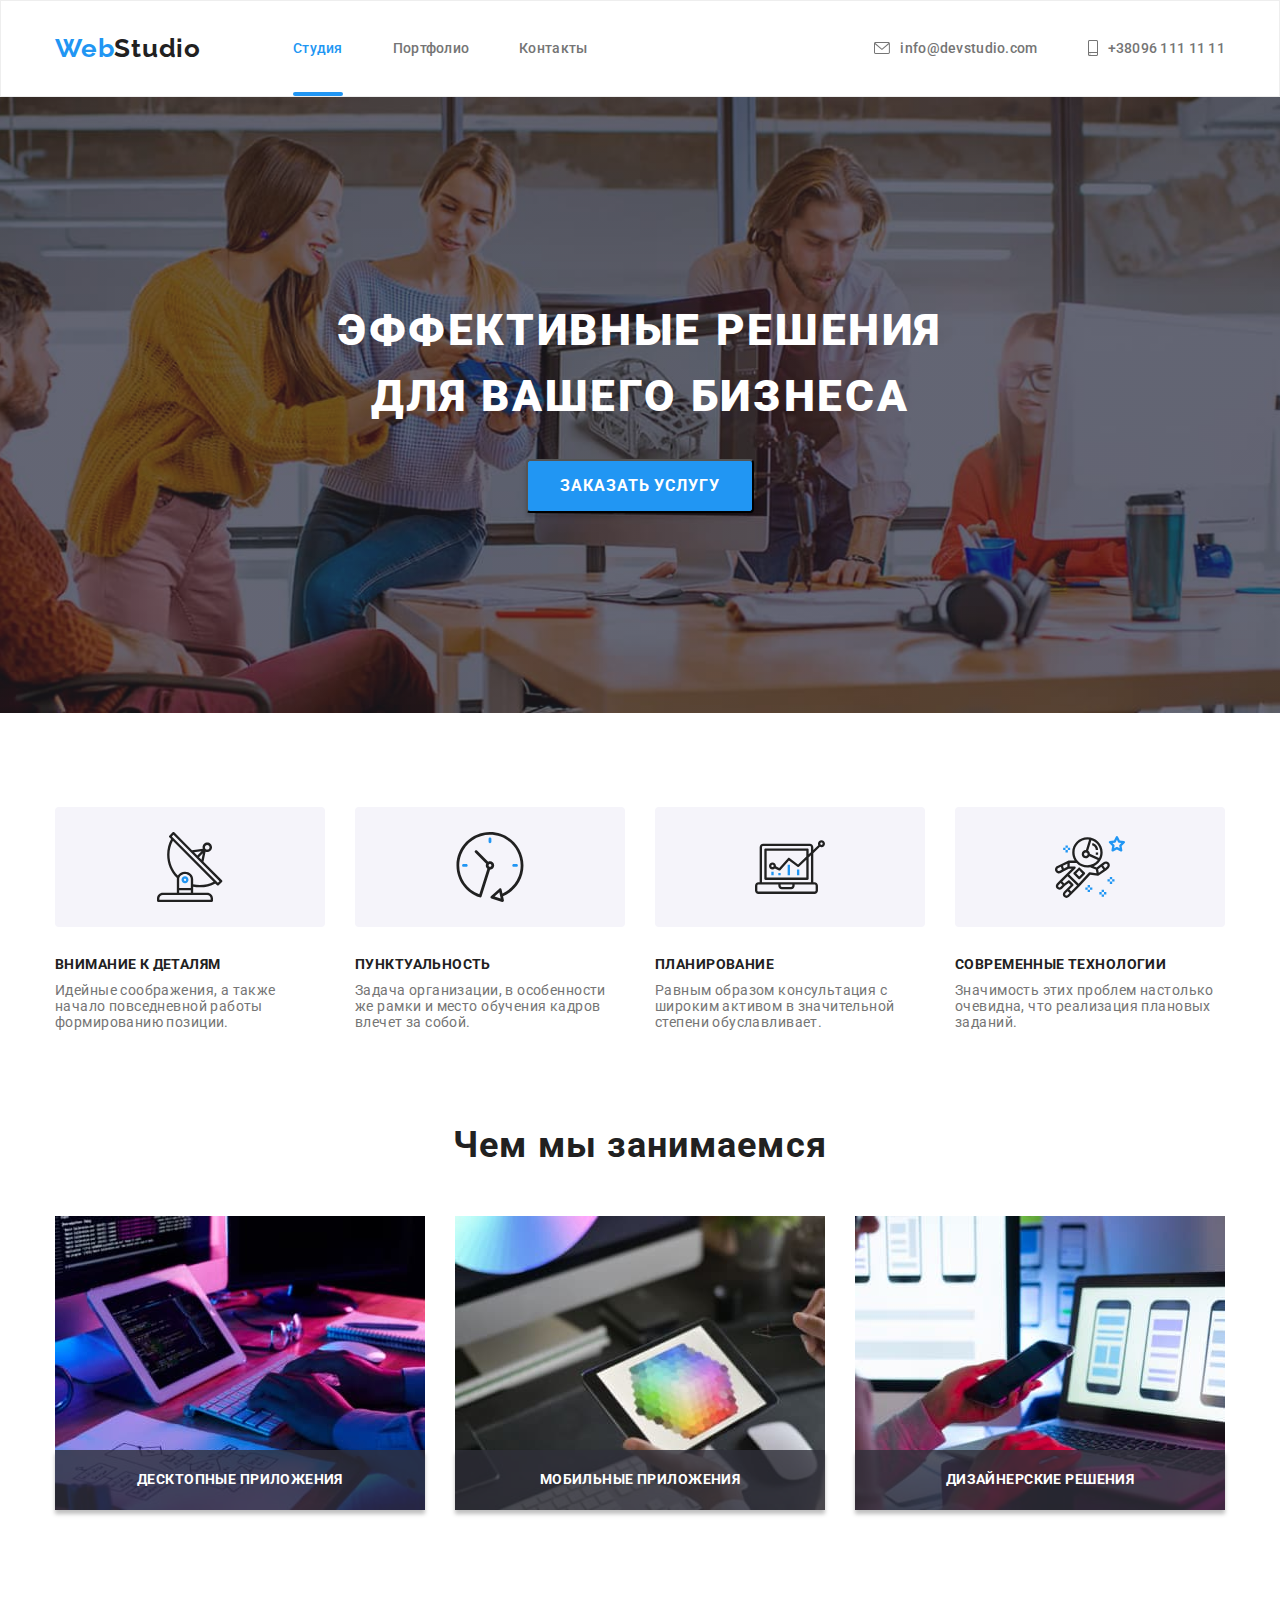
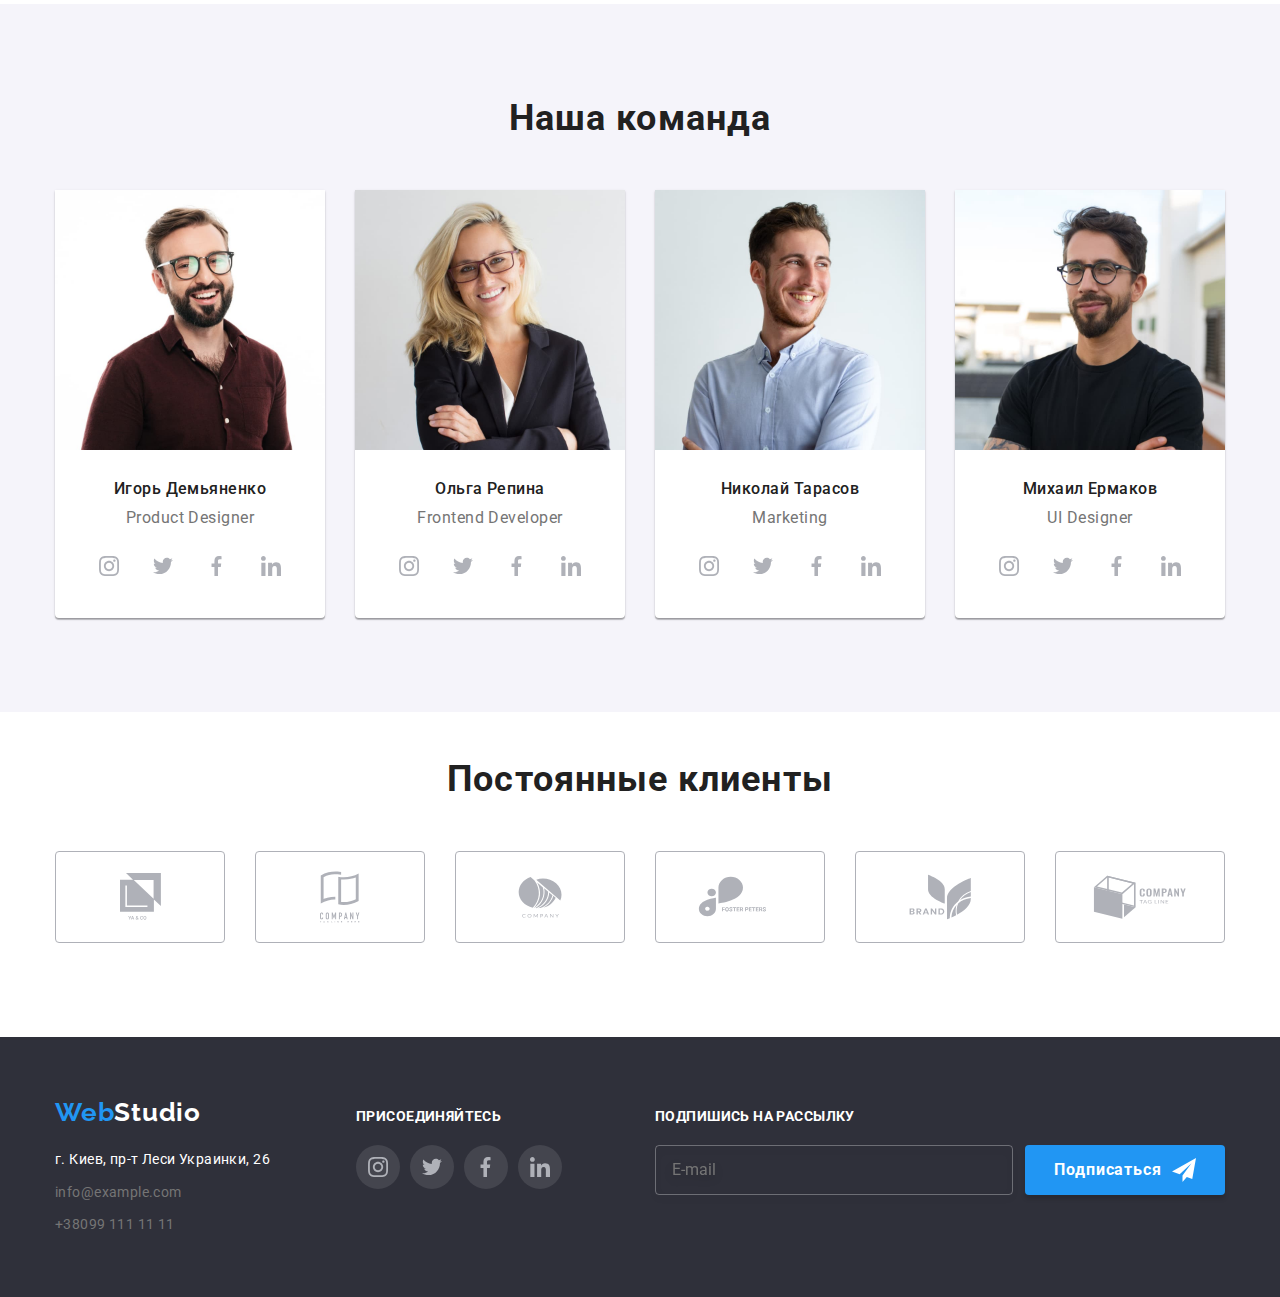
<file: index.html>
<!DOCTYPE html>
<html lang="ru">
  <head>
    <meta charset="UTF-8">
    <meta http-equiv="X-UA-Compatible" content="IE=edge">
    <meta name="viewport" content="width=device-width, initial-scale=1.0">
    <title>Document</title>
    <link rel="stylesheet" href="https://fonts.googleapis.com/css2?family=Raleway:wght@700&family=Roboto:wght@400;500;700;900&display=swap">
    <link rel="stylesheet" href="https://cdnjs.cloudflare.com/ajax/libs/animate.css/4.1.1/animate.min.css">
    <link rel="stylesheet" href="https://cdnjs.cloudflare.com/ajax/libs/modern-normalize/1.0.0/modern-normalize.min.css">
    <link rel="stylesheet" href="./css/styles.css">
  </head>
  <body>
    <!--Шапка сайта-->
    <header class="header">
      <div class="container header-container">
      <nav class="navigation">
        <a class="logo-link link animate__flipInY" href="./index.html" lang="en"><span>Web</span>Studio</a>
        <ul class="menu list">
          <li class="menu-item"><a class="menu-link current" href="">Студия</a></li>
          <li class="menu-item"><a class="menu-link link" href="./portfolio.html">Портфолио</a></li>
          <li class="menu-item"><a class="menu-link link" href="">Контакты</a></li>
        </ul>
      </nav>
      <ul class="menu-two list">
        <li class="menu-item">
          <a class="contacts link" href="mailto:info@devstudio.com">
            <svg class="email-icon"><use href="./images/sprite.svg#icon-envelope"></use></svg>info@devstudio.com</a>
        </li>
          <li class="menu-item">
            <a class="tel-link link" href="tel:+380961111111">
              <svg class="tel-icon"><use href="./images/sprite.svg#icon-smartphone"></use></svg>+38096 111 11 11</a>
          </li>
      </ul>
    </div>
    </header>
    <!--Герой-->
    <main>
      <section class="hero">
        <div class="container">
        <h1 class="hero-title">Эффективные решения  для вашего бизнеса</h1>
        <div>
        <button class="modal-btn" type="button" data-modal-open>Заказать услугу</button>
        </div>
      </div>
      </section>
      <!--Особенности-->
      <section class="features section">
        <div class="container">
        <h2 class="hidden">Наши плюсы</h2>
        <ul class="features-list">
          <li class="item">
        <div class="icon-container">
        <svg class="icon" width="70" height="70"><use href="./images/sprite.svg#icon-antenna"></use></svg>
        </div>
            <h3 class="features-title">Внимание к деталям</h3>
            <p class="features-content">Идейные соображения, а также начало повседневной работы формированию позиции.</p>
          </li>
          <li class="item clock-icon">
        <div class="icon-container">
          <svg class="icon" width="70" height="70"><use href="./images/sprite.svg#icon-clock"></use></svg>
        </div>
            <h3 class="features-title">Пунктуальность</h3>
            <p class="features-content">Задача организации, в особенности же рамки и место обучения кадров влечет за собой.</p>
          </li>
          <li class="item diagram-icon">
        <div class="icon-container">
          <svg class="icon" width="70" height="70"><use href="./images/sprite.svg#icon-diagram"></use></svg>
        </div>
            <h3 class="features-title">Планирование</h3>
            <p class="features-content">Равным образом консультация с широким активом в значительной степени обуславливает.</p>
          </li>
          <li class="item astronaut-icon">
        <div class="icon-container">
          <svg class="icon" width="70" height="70"><use href="./images/sprite.svg#icon-astronaut"></use></svg>
        </div>
            <h3 class="features-title">Современные технологии</h3>
            <p class="features-content"> Значимость этих проблем настолько очевидна, что реализация плановых заданий.</p>
          </li>
        </ul>
        </div>
      </section>
      <!--Чем мы занимаемся-->
      <section class="we-doing section">
        <div class="container">
        <h2 class="we-doing-title">Чем мы занимаемся</h2>
        <ul class="doing-list">
          <li class="doing-item"><img src="./images/studio/img.jpg" alt="Image1" width="370">
            <p class="description-item">Десктопные приложения</p></li>
            <li class="doing-item"><img src="./images/studio/img1.jpg" alt="Image2" width="370">
            <p class="description-item">Мобильные приложения</p></li>
            <li class="doing-item"><img src="./images/studio/img2.jpg" alt="Image3" width="370">
            <p class="description-item">Дизайнерские решения</p></li>
        </ul>
      </div>
      </section>
      <!--Наша команда-->
      <section class="our-team section">
      <div class="container">
      <h2 class="our-team-title">Наша команда</h2>
      <ul class="team-list list">
          <li class="team-list-item">
            <img class="team-list-img" src="./images/studio/team1.jpg" alt="img team" width="270">
            <div class="card">
            <h3 class="team-title">Игорь Демьяненко</h3>
            <p class="team-content" lang="en">Product Designer</p>
          <ul class="social-list">
        <li class="social-list-item"><a href="" class="social-list-link link"> 
          <svg class="social-list-icon"><use href="./images/sprite.svg#icon-instagram"></use></svg>
          </a>
        </li>
        <li class="social-list-item"><a href="" class="social-list-link">
          <svg class="social-list-icon"><use href="./images/sprite.svg#icon-twitter"></use></svg>
          </a> 
        </li>
        <li class="social-list-item"><a href="" class="social-list-link">
          <svg class="social-list-icon"><use href="./images/sprite.svg#icon-facebook"></use></svg>
          </a>
        </li>
        <li class="social-list-item"><a href="" class="social-list-link">
          <svg class="social-list-icon"><use href="./images/sprite.svg#icon-linkedin"></use></svg>
          </a>
        </li>
          </ul>
          </div>
          </li>
          <li class="team-list-item">
            <img class="team-list-img" src="./images/studio/team2.jpg" alt="img team one" width="270">
            <div class="card">
            <h3 class="team-title">Ольга Репина</h3>
            <p class="team-content" lang="en">Frontend Developer</p>
          <ul class="social-list">
              <li class="social-list-item"><a href="" class="social-list-link link"> 
                <svg class="social-list-icon"><use href="./images/sprite.svg#icon-instagram"></use></svg>
                </a>
              </li>
              <li class="social-list-item"><a href="" class="social-list-link">
                <svg class="social-list-icon"><use href="./images/sprite.svg#icon-twitter"></use></svg>
                </a> 
              </li>
              <li class="social-list-item"><a href="" class="social-list-link">
                <svg class="social-list-icon"><use href="./images/sprite.svg#icon-facebook"></use></svg>
                </a>
              </li>
              <li class="social-list-item"><a href="" class="social-list-link">
                <svg class="social-list-icon"><use href="./images/sprite.svg#icon-linkedin"></use></svg>
                </a>
              </li>
          </ul>
          </div>
          </li>
          <li class="team-list-item">
            <img  class="team-list-img" src="./images/studio/team3.jpg" alt="img team two" width="270">
            <div class="card">
            <h3 class="team-title">Николай Тарасов</h3>
            <p class="team-content" lang="en">Marketing</p>
          <ul class="social-list">
              <li class="social-list-item"><a href="" class="social-list-link link"> 
                <svg class="social-list-icon"><use href="./images/sprite.svg#icon-instagram"></use>
                </svg>
                </a>
              </li>
              <li class="social-list-item"><a href="" class="social-list-link link">
                <svg class="social-list-icon"><use href="./images/sprite.svg#icon-twitter"></use></svg>
                </a> 
              </li>
              <li class="social-list-item"><a href="" class="social-list-link link">
                <svg class="social-list-icon"><use href="./images/sprite.svg#icon-facebook"></use></svg>
                </a>
              </li>
              <li class="social-list-item"><a href="" class="social-list-link link">
                <svg class="social-list-icon"><use href="./images/sprite.svg#icon-linkedin"></use></svg>
                </a>
              </li>
          </ul>  
          </div>
          </li>
          <li class="team-list-item">
            <img  class="team-list-img" src="./images/studio/team4.jpg" alt="img team three" width="270">
            <div class="card">
            <h3 class="team-title">Михаил Ермаков</h3>
            <p class="team-content" lang="en">UI Designer</p>
          <ul class="social-list">
              <li class="social-list-item"><a href="" class="social-list-link link"> 
                <svg class="social-list-icon"><use href="./images/sprite.svg#icon-instagram"></use></svg>
                </a>
              </li>
              <li class="social-list-item"><a href="" class="social-list-link link">
                <svg class="social-list-icon"><use href="./images/sprite.svg#icon-twitter"></use></svg>
                </a> 
              </li>
              <li class="social-list-item"><a href="" class="social-list-link link">
                <svg class="social-list-icon"><use href="./images/sprite.svg#icon-facebook"></use></svg>
                </a>
              </li>
              <li class="social-list-item"><a href="" class="social-list-link link">
                <svg class="social-list-icon"><use href="./images/sprite.svg#icon-linkedin"></use></svg>
                </a>
              </li>
          </ul>
          </div>
          </li>
        </ul>
      </div>
      </section>
    <!--Постоянные клиенты-->
      <section class="clients section">
        <h2 class="clients-title">Постоянные клиенты</h2>
        <ul class="clients-list">
        <li class="clients-list-item">
          <a href="" class="clients-list-link link">
          <svg class="clients-list-icon"  width="41" height="47"><use href="./images/client.svg#icon-group1"></use></svg>
        </a>
        </li>
        <li class="clients-list-item">
          <a href="" class="clients-list-link link">
          <svg class="clients-list-icon" width="40" height="52">
            <use href="./images/client.svg#icon-group2"></use></svg>
        </a>
        </li>
        <li class="clients-list-item">
          <a href="" class="clients-list-link link">
          <svg class="clients-list-icon" width="44" height="42">
            <use href="./images/client.svg#icon-group3"></use></svg>
        </a>
        </li>
        <li class="clients-list-item">
          <a href="" class="clients-list-link link">
          <svg class="clients-list-icon" width="85" height="41"><use href="./images/client.svg#icon-group4"></use></svg>
        </a>
        </li>
        <li class="clients-list-item">
          <a href="" class="clients-list-link link">
          <svg class="clients-list-icon" width="63" height="46"><use href="./images/client.svg#icon-group5"></use></svg>
        </a>
        </li>
        <li class="clients-list-item">
          <a href="" class="clients-list-link link">
          <svg class="clients-list-icon" width="94" height="44"><use href="./images/client.svg#icon-group6"></use></svg>
        </a>
        </li>
        </ul>
      </section>
    </main>
    <!--Футер-->
    <footer class="footer">
      <div class="container footer-container">
        <div class="footer-part">
      <a class="logo-link-two link" href="" lang="en"><span>Web</span><span class="logo-color">Studio</span></a>
      <address class="address">
        <ul class="footer-list">
          <li class="address-link">
            <a class="map-link link" href="https://goo.gl/maps/Ut2xwaLdVSmV2iXo9" target="_blank" rel="noreferrer noopener">г. Киев, пр-т Леси Украинки, 26</a>
          </li>
          <li class="address-link">
            <a class="contacts-two link" href="mailto:info@example.com">info@example.com</a>
          </li>
          <li>
            <a class="tel-link-two link" href="tel:+380991111111">+38099 111 11 11</a>
          </li>
        </ul>
      </address>
    </div>
      <div class="network">
        <h3 class="network-item">присоединяйтесь</h3>
        <ul class="network-list">
          <li class="network-list-item">
            <a class="network-list-link link" href=""> 
            <svg class="network-list-icon"><use href="./images/sprite.svg#icon-instagram"></use></svg>
            </a>
          </li>
          <li class="network-list-item">
            <a href="" class="network-list-link link">
            <svg class="network-list-icon"><use href="./images/sprite.svg#icon-twitter"></use></svg>
            </a> 
          </li>
          <li class="network-list-item">
            <a href="" class="network-list-link link">
            <svg class="network-list-icon"><use href="./images/sprite.svg#icon-facebook"></use></svg>
            </a>
          </li>
          <li class="network-list-item">
            <a href="" class="network-list-link link">
            <svg class="network-list-icon"><use href="./images/sprite.svg#icon-linkedin"></use></svg>
            </a>
          </li>
      </ul>
      </div>
          <!--Подписаться-->
    <div class="subscribe">
      <p class="footer-form-head">Подпишись на рассылку</p>
      <form action="#" class="footer-form">
      <input type="email" name="user-subscribe" class="footer-form-input" placeholder="E-mail">
      <button type="submit" class="footer-form-btn">Подписаться
        <svg class="footer-btn-icon" width="24" height="24"><use href="./images/icon.send.svg#icon-iconsend"></use></svg>
      </button>
      </form>
    </div>
    </div>
    </footer>
    <!--Modal window-->
    <div class="backdrop is-hidden" data-modal>
      <div class="modal">
        <button class="modal-close-btn" type="button" data-modal-close>
          <svg class="close-btn-icon" width="18" height="18"><use href="./images/sprite.svg#icon-close-button"></use></svg>
        </button>
            <!--Форма-->
            <form action="#" method="GET" class="modal-form">
              <p class="mode-form-head">Оставьте свои данные, мы вам перезвоним</p>
            <label class="modal-label-field">
                Имя
              <span class="modal-form-input-wrapper">
              <input type="text" name="user-name" class="modal-form-input" placeholder="" required minlength="2">
              <svg class="form-icon"><use href="./images/icons.svg#icon-person"></use></svg>
              </span>
            </label>
            <label class="modal-label-field">
                Телефон
                <span class="modal-form-input-wrapper">
                <input type="tel" name="user-phone" class="modal-form-input" required 
                pattern="[0-9]{3}-[0-9]{3}-[0-9]{2}-[0-9]{2}" title="096-111-11-11" placeholder="">
                <svg class="form-icon"><use href="./images/icons.svg#icon-phone"></use></svg>
              </span>
            </label>
            <label class="modal-label-field">
                Почта
                <span class="modal-form-input-wrapper">
                <input type="email" name="user-email" class="modal-form-input" placeholder="" required title="rubic.bob@123.com">
              <svg class="form-icon"><use href="./images/icons.svg#icon-email"></use></svg>
              </span>
            </label>
            <label class="modal-label-field">
              Комментарий
            <textarea name="user-comment" class="modal-form-comment" placeholder="Введите текст"></textarea>
            </label>
            <div class="checkbox">
              <input type="checkbox" name="user-policy" class="modal-form-checkbox visually-hidden" id="checkbox-policy" required>
              <label for="checkbox-policy" class="modal-form-checkbox-policy">Соглашаюсь с рассылкой и принимаю<a class="modal-form-policy-link" href=""> Условия договора</a>
              </label>
            </div>
            <button type="submit" class="modal-form-btn">Отправить</button>
            </form>
      </div>
    </div>
    <script src="./js/modal.js"></script>
  </body>
</html>
</file>
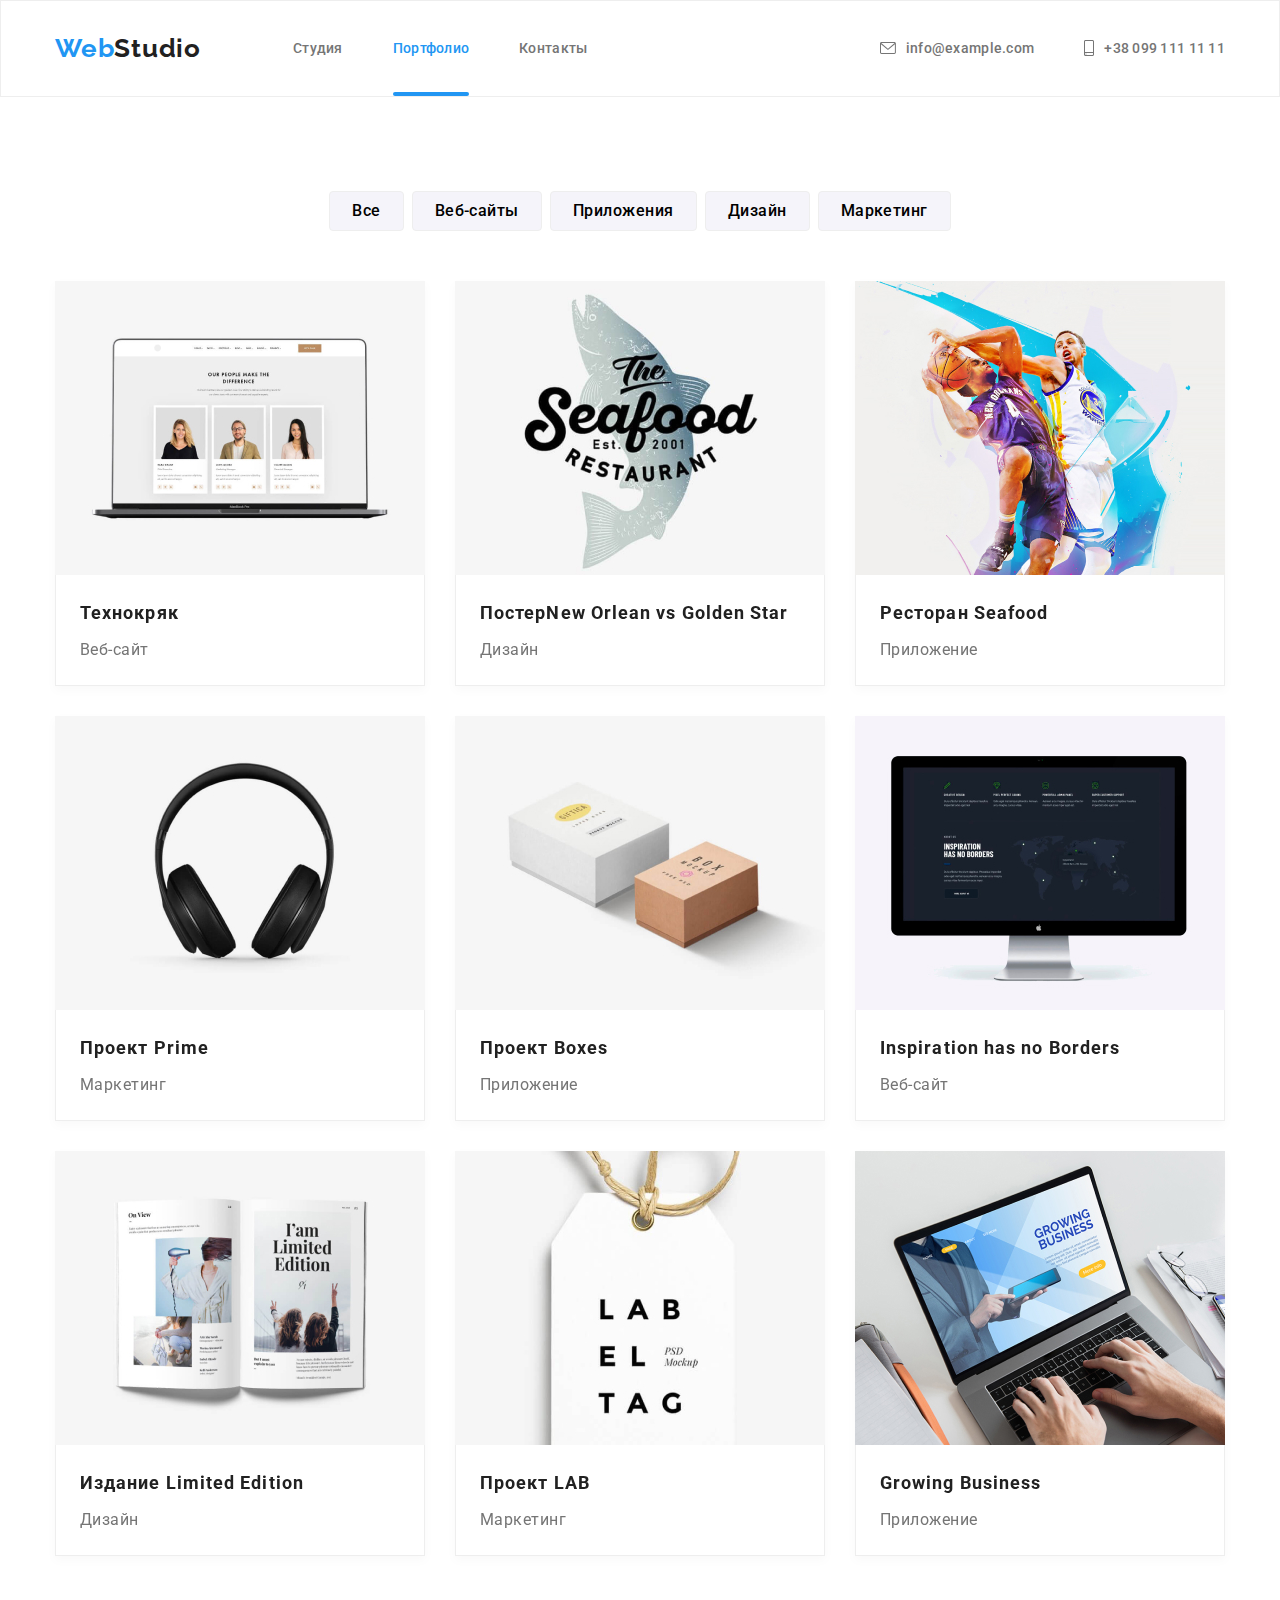
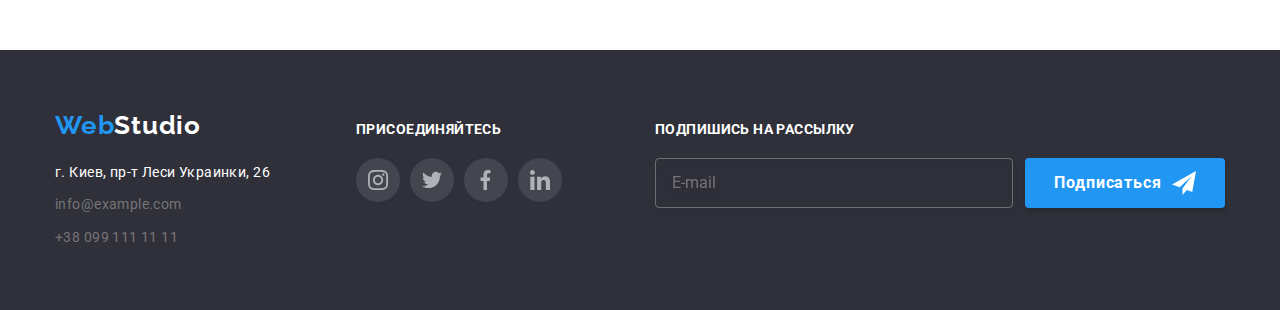
<file: portfolio.html>
<!DOCTYPE html>
<html lang="ru">
  <head>
    <meta charset="UTF-8">
    <meta http-equiv="X-UA-Compatible" content="IE=edge">
    <meta name="viewport" content="width=device-width, initial-scale=1.0">
    <title>Портфолио</title>
    <link rel="stylesheet" href="https://fonts.googleapis.com/css2?family=Raleway:wght@700&family=Roboto:wght@400;500;700;900&display=swap">
    <link rel="stylesheet" href="https://cdnjs.cloudflare.com/ajax/libs/animate.css/4.1.1/animate.min.css">
    <link rel="stylesheet" href="https://cdnjs.cloudflare.com/ajax/libs/modern-normalize/1.0.0/modern-normalize.min.css">
    <link rel="stylesheet" href="./css/styles.css">
  </head>
  <body>
    <!--Навигация-->
    <header class="header">
      <div class="container header-container">
      <nav class="navigation">
        <a class="logo-link link animate__flipInY" href="./index.html" lang="en"><span>Web</span>Studio</a>
        <ul class="menu list">
          <li class="menu-item"><a class="menu-link link" href="./index.html">Студия</a></li>
          <li class="menu-item"><a class="menu-link current" href="./portfolio.html">Портфолио</a></li>
          <li class="menu-item"><a class="menu-link link" href="">Контакты</a></li>
        </ul>
      </nav>
      <ul class="menu-two list">
        <li class="menu-item">
          <a class="contacts link" href="mailto:info@example.com">
            <svg class="email-icon">
            <use href="./images/sprite.svg#icon-envelope"></use></svg>info@example.com</a>
        </li>
        <li class="menu-item">
          <a class="tel-link link" href="tel:+380991111111">
            <svg class="tel-icon">
            <use href="./images/sprite.svg#icon-smartphone"></use></svg>+38 099 111 11 11</a>
        </li>
      </ul>
      </div>
    </header>
    <main>
      <!-- Портфолио -->
      <section class="portfolio section">
        <div class="portfolio-container container">
        <ul class="main list">
          <li class="portfolio-item"><button class="btn-filter" type="button">Все</button></li>
          <li class="portfolio-item"><button class="btn-filter" type="button">Веб-сайты</button></li>
          <li class="portfolio-item"><button class="btn-filter" type="button">Приложения</button></li>
          <li class="portfolio-item"><button class="btn-filter" type="button">Дизайн</button></li>
          <li class="portfolio-item"><button class="btn-filter" type="button">Маркетинг</button></li>
        </ul>
        <h1 class="hidden">Портфолио</h1>
        <ul class="techno list">
          <li class="techno-item">
            <a class="techno-link link" href="">
              <div class="team-list-img-wrapper">
              <img class="portfolio-img" src="./images/portfolio/portfolio1.jpg" alt="Технокряк" width="370">
              <p class="overlay">
                Технокряк это современная площадка распространения коронавируса. Компании используют эту платформу для цифрового шпионажа и атак на защищённые сервера конкурентов.
              </p>
              </div>
              <div class="card-container">
                <h3 class="portfolio-title">Технокряк</h3>
                <p class="portfolio-content">Веб-сайт</p>
              </div>
            </a>
          </li>
          <li class="techno-item">
            <a class="techno-link link" href="">
              <div class="team-list-img-wrapper">
              <img class="portfolio-img" src="./images/portfolio/portfolio2.jpg" alt="Постер" width="370">
              <p class="overlay">
                Технокряк это современная площадка распространения коронавируса. Компании используют эту платформу для цифрового шпионажа и атак на защищённые сервера конкурентов.
              </p>
              </div>
              <div class="card-container">
              <h2 class="portfolio-title">Постер<span lang="en">New Orlean vs Golden Star</span></h2>
              <p class="portfolio-content">Дизайн</p>
              </div>
            </a>
          </li>
          <li class="techno-item">
            <a class="techno-link link" href="">
              <div class="team-list-img-wrapper">
              <img class="portfolio-img" src="./images/portfolio/portfolio3.jpg" alt="Ресторан Seafood" width="370">
              <p class="overlay">
                Технокряк это современная площадка распространения коронавируса. Компании используют эту платформу для цифрового шпионажа и атак на защищённые сервера конкурентов.
              </p>
              </div>
              <div class="card-container">
              <h2 class="portfolio-title">Ресторан <span lang="en">Seafood</span></h2>
              <p class="portfolio-content">Приложение</p>
            </div>
          </a>
          </li>
          <li class="techno-item">
            <a class="techno-link link" href="">
              <div class="team-list-img-wrapper">
              <img class="portfolio-img" src="./images/portfolio/portfolio4.jpg" alt="Проект Prime" width="370">
              <p class="overlay">
                Технокряк это современная площадка распространения коронавируса. Компании используют эту платформу для цифрового шпионажа и атак на защищённые сервера конкурентов.
              </p>
              </div>
              <div class="card-container">
              <h2 class="portfolio-title"> Проект <span lang="en">Prime</span></h2>
              <p class="portfolio-content">Маркетинг</p>
            </div>
            </a>
          </li>
          <li class="techno-item">
            <a class="techno-link link" href="">
              <div class="team-list-img-wrapper">
              <img class="portfolio-img" src="./images/portfolio/portfolio5.jpg" alt="Проект Boxes" width="370">
              <p class="overlay">
                Технокряк это современная площадка распространения коронавируса. Компании используют эту платформу для цифрового шпионажа и атак на защищённые сервера конкурентов.
              </p>
              </div>
              <div class="card-container">
              <h2 class="portfolio-title"> Проект <span lang="en">Boxes</span></h2>
              <p class="portfolio-content">Приложение</p>
              </div>
            </a>
          </li>
          <li class="techno-item">
            <a class="techno-link link" href="">
              <div class="team-list-img-wrapper">
              <img class="portfolio-img" src="./images/portfolio/portfolio6.jpg" alt="Inspiration has no Borders" width="370">
              <p class="overlay">
                Технокряк это современная площадка распространения коронавируса. Компании используют эту платформу для цифрового шпионажа и атак на защищённые сервера конкурентов.
              </p>
              </div>
              <div class="card-container">
              <h2 class="portfolio-title" lang="en"> Inspiration has no Borders</h2>
              <p class="portfolio-content">Веб-сайт</p>
            </div>
          </a>
          </li>
          <li class="techno-item">
            <a class="techno-link link" href="">
              <div class="team-list-img-wrapper">
              <img class="portfolio-img" src="./images/portfolio/portfolio7.jpg" alt="Издание Limited Edition" width="370">
              <p class="overlay">
                Технокряк это современная площадка распространения коронавируса. Компании используют эту платформу для цифрового шпионажа и атак на защищённые сервера конкурентов.
              </p>
              </div>
              <div class="card-container">
              <h2 class="portfolio-title"> Издание <span lang="en">Limited Edition</span></h2>
              <p class="portfolio-content">Дизайн</p>
            </div>
          </a>
          </li>
          <li class="techno-item">
            <a class="techno-link link" href="">
              <div class="team-list-img-wrapper">
              <img class="portfolio-img" src="./images/portfolio/portfolio8.jpg" alt="Проект LAB" width="370">
              <p class="overlay">
                Технокряк это современная площадка распространения коронавируса. Компании используют эту платформу для цифрового шпионажа и атак на защищённые сервера конкурентов.
              </p>
              </div>
              <div class="card-container">
              <h2 class="portfolio-title">Проект <span lang="en">LAB</span></h2>
              <p class="portfolio-content">Маркетинг</p>
            </div>
          </a>
          </li>
          <li class="techno-item">
            <a class="techno-link link" href="">
              <div class="team-list-img-wrapper">
              <img class="portfolio-img" src="./images/portfolio/portfolio9.jpg" alt="Growing Business" width="370">
              <p class="overlay">
                Технокряк это современная площадка распространения коронавируса. Компании используют эту платформу для цифрового шпионажа и атак на защищённые сервера конкурентов.
              </p>
              </div>
              <div class="card-container">
              <h2 class="portfolio-title" lang="en">Growing Business</h2>
              <p class="portfolio-content">Приложение</p>
              </div>
            </a>
          </li>
        </ul>
        </div>
      </section>
    </main>
    <footer class="footer">
      <div class="container footer-container">
        <div class="footer-part">
      <a class="logo-link-two link" href="" lang="en"><span>Web</span><span class="logo-color">Studio</span></a>
      <address class="address">
        <ul class="footer-list">
          <li class="address-link link">
            <a class="map-link" href="https://goo.gl/maps/Ut2xwaLdVSmV2iXo9" target="_blank" rel="noreferrer noopener">г. Киев, пр-т Леси Украинки, 26</a>
          </li>
          <li class="address-link link">
            <a class="contacts-two link" href="mailto:info@example.com">info@example.com</a>
          </li>
          <li class="footer-link link">
            <a class="tel-link-two link" href="tel:+380991111111">+38 099 111 11 11</a>
          </li>
        </ul>
      </address>
    </div>
      <div class="network">
        <h3 class="network-item">присоединяйтесь</h3>
      <ul class="network-list">
          <li class="network-list-item">
            <a class="network-list-link link" href=""> 
            <svg class="network-list-icon"><use href="./images/sprite.svg#icon-instagram"></use></svg>
            </a>
          </li>
          <li class="network-list-item">
            <a href="" class="network-list-link link">
            <svg class="network-list-icon"><use href="./images/sprite.svg#icon-twitter"></use></svg>
            </a> 
          </li>
          <li class="network-list-item">
            <a href="" class="network-list-link link">
            <svg class="network-list-icon"><use href="./images/sprite.svg#icon-facebook"></use></svg>
            </a>
          </li>
          <li class="network-list-item">
            <a href="" class="network-list-link link">
            <svg class="network-list-icon"><use href="./images/sprite.svg#icon-linkedin"></use></svg>
            </a>
          </li>
      </ul>
    </div>
              <!--Подписаться-->
          <div class="subscribe">
          <p class="footer-form-head">Подпишись на рассылку</p>
          <form action="#" class="footer-form">
          <input type="email" name="user-subscribe" class="footer-form-input" placeholder="E-mail">
          <button type="submit" class="footer-form-btn">Подписаться
          <svg class="footer-btn-icon" width="24" height="24"><use href="./images/icon.send.svg#icon-iconsend"></use></svg>
          </button>
          </form>
          </div>
    </div>
    </footer>
  </body>
</html>
</file>
<file: css/styles.css>
:root {
  --main-color: #212121;
  --second-color: #757575;
  --hover-color: #2196f3;
  --white-color: #ffffff;
  --new-color: #f5f4fa;
  --border: #eeeeee;
  --two-color: #2f303a;
  --end-color: #c4c4c4;
  --fill-color: #afb1b8;
  --close-color: #000000;
  --portfolio-shadow: 0px 1px 1px rgba(0, 0, 0, 0.12),
    0px 4px 4px rgba(0, 0, 0, 0.06), 1px 4px 6px rgba(0, 0, 0, 0.16);
  --timing-func: cubic-bezier(0.4, 0, 0.2, 1);
}
body {
  font-family: 'Roboto', sans-serif;
  color: var(--main-color);
  margin: 0;
}
h1,
h2,
h3,
h4,
h5,
p {
  margin-top: 0;
  margin-bottom: 0;
}
ul,
ol {
  margin-top: 0;
  margin-bottom: 0;
  padding-left: 0;
}
img {
  display: block;
}
ul {
  list-style: none;
}
.link {
  text-decoration: none;
  color: inherit;
}
.section {
  padding-top: 94px;
  padding-bottom: 94px;
}
.visually-hidden {
  position: absolute !important;
  clip: rect(1px 1px 1px 1px); /* IE6, IE7 */
  clip: rect(1px, 1px, 1px, 1px);
  padding: 0 !important;
  border: 0 !important;
  height: 1px !important;
  width: 1px !important;
  overflow: hidden;
}

.hidden {
  position: absolute;
  width: 1px;
  height: 1px;
  margin: -1px;
  border: 0;
  padding: 0;
  white-space: nowrap;
  clip-path: inset(100%);
  clip: rect(0 0 0 0);
  overflow: hidden;
}
/*Container*/
.header {
  padding: 32px 0px 32px 0px;
  border: 1px solid var(--border);
}
.container {
  width: 1200px;
  padding-left: 15px;
  padding-right: 15px;
  margin-bottom: 0px;
  margin-left: auto;
  margin-right: auto;
}
.header-container {
  display: flex;
  align-items: center;
}
/* Логотип */
.logo-link {
  font-family: 'Raleway', sans-serif;
  width: 145px;
  font-weight: 700;
  font-size: 26px;
  line-height: 1.19;
  letter-spacing: 0.03em;
  margin-right: 93px;
  animation-duration: 2500ms;
  animation-iteration-count: 1;
}
.logo-link > span {
  color: var(--hover-color);
}
.navigation {
  display: flex;
  align-items: center;
}
.navigation .menu-link .contacts .tel-link {
  font-weight: 500;
  font-size: 14px;
  line-height: 1.14;
  letter-spacing: 0.02em;
}
.menu {
  display: flex;
  align-items: center;
  padding: 0px;
}
.menu-two {
  display: flex;
  align-items: center;
  margin-left: auto;
  padding: 0px;
}
.email-icon {
  display: inline-block;
  align-items: center;
  width: 16px;
  height: 12px;
  margin-right: 10px;
}
.tel-icon {
  display: inline-block;
  align-items: center;
  width: 10px;
  height: 16px;
  margin-right: 10px;
}
.email-icon:hover,
.tel-icon:hover {
  color: var(--hover-color);
}
.menu-item:not(:last-child) {
  margin-right: 50px;
}
.menu-link {
  color: var(--second-color);
  transition: color 250ms var(--timing-func);
  text-decoration: none;
  box-shadow: 250ms var(--timing-func);
}
.current {
  top: 0;
  position: relative;
  color: var(--hover-color);
}
.current::after {
  content: '';
  position: absolute;
  bottom: -40px;
  left: 0;
  width: 100%;
  height: 4px;
  border-radius: 2px;
  background-color: var(--hover-color);
}
.menu-item {
  font-weight: 500;
  font-size: 14px;
  line-height: 1.4;
  letter-spacing: 0.02em;
  color: var(--main-color);
  fill: currentColor;
}
.contacts,
.tel-link {
  display: flex;
  align-items: center;
  font-weight: 500;
  font-size: 14px;
  line-height: 1.4;
  letter-spacing: 0.02em;
  color: var(--second-color);
  transition: color 250ms var(--timing-func);
}
.menu-link:hover,
.menu-link:focus,
.contacts:hover,
.contacts:focus,
.tel-link:hover,
.tel-link:focus {
  color: var(--hover-color);
}
/*Герой*/
.hero {
  padding-top: 200px;
  padding-bottom: 200px;
  text-align: center;
  max-width: 1600px;
  min-height: 600px;
  margin-left: auto;
  margin-right: auto;
  background-color: var(--two-color);
}
.hero {
  background-image: linear-gradient(
      to right,
      rgba(47, 48, 58, 0.4),
      rgba(47, 48, 58, 0.4)
    ),
    url('../images/studio/team.img.jpg');
  background-repeat: no-repeat;
  background-position: center;
  background-size: cover;
  background-color: var(--end-color);
}
.hero-title {
  width: 696px;
  margin: 0 auto 30px;
  color: var(--white-color);
  font-weight: 900;
  font-size: 44px;
  line-height: 1.5;
  letter-spacing: 0.06em;
  text-transform: uppercase;
}
/*Кнопка*/
.modal-btn {
  min-width: 200px;
  border-radius: 4px;
  padding: 10px 32px;
  letter-spacing: 0.06em;
  text-align: center;
  align-items: center;
  text-transform: uppercase;
  color: var(--white-color);
  background-color: var(--hover-color);
  font-weight: 700;
  font-size: 16px;
  line-height: 1.87;
  box-shadow: 0px 4px 4px rgba(0, 0, 0, 0.15);
  cursor: pointer;
  transition: border-color 250ms var(--timing-func),
    color 250ms var(--timing-func), background-color 250ms var(--timing-func);
}
/*Особенности*/
.features {
  padding-bottom: 47px;
}
.features-list {
  display: flex;
  margin-left: -30px;
  margin-top: -30px;
}
.item {
  width: 270px;
  margin-left: 30px;
  margin-top: 30px;
}

.icon-container {
  display: flex;
  justify-content: center;
  align-items: center;
  height: 120px;
  margin-bottom: 30px;
  background-color: var(--new-color);
  border-radius: 4px;
}
.features-title {
  margin-bottom: 10px;
  font-style: normal;
  font-weight: 700;
  font-size: 14px;
  line-height: 1.14;
  letter-spacing: 0.03em;
  text-transform: uppercase;
  color: var(--main-color);
}
.features-content {
  font-style: normal;
  font-weight: 400;
  font-size: 14px;
  line-height: 1.14;
  letter-spacing: 0.03em;
  color: var(--second-color);
}
/* Чем мы занимаемся */
.we-doing {
  padding-top: 47px;
}
.we-doing .we-doing-title {
  display: flex;
  justify-content: center;
  min-width: 376px;
  margin-bottom: 50px;
  font-weight: 700;
  font-size: 36px;
  line-height: 1.16;
  letter-spacing: 0.03em;
  text-align: center;
}
.doing-list {
  display: flex;
  flex-wrap: wrap;
  margin-left: -30px;
  margin-top: -30px;
}
.doing-list .description-item {
  display: flex;
  justify-content: center;
  align-items: center;
  position: absolute;
  width: 370px;
  height: 60px;
  text-align: center;
  bottom: 0px;
  left: 0px;
  background-color: rgba(47, 48, 58, 0.8);
  box-shadow: 0px 4px 4px rgba(0, 0, 0, 0.25);
  color: var(--white-color);
  font-weight: 700;
  font-size: 14px;
  line-height: 1.14;
  letter-spacing: 0.03em;
  text-transform: uppercase;
}
.doing-list .doing-item {
  position: relative;
}
.doing-item {
  margin-left: 30px;
  margin-top: 30px;
  flex-basis: calc((100% - 90px) / 3);
}
/* Наша команда */
.social-list {
  display: flex;
  justify-content: space-between;
}
.social-list-icon {
  width: 20px;
  height: 20px;
  fill: var(--fill-color);
  transition: fill 250ms var(--timing-func);
}
.social-list-link {
  display: flex;
  justify-content: center;
  align-items: center;
  width: 44px;
  height: 44px;
  background-color: var(--white-color);
  border-radius: 50%;
  cursor: pointer;
  transition: background-color 250ms var(--timing-func),
    color 250ms var(--timing-func);
}
.social-list-link:hover,
.social-list-link:focus {
  background-color: var(--hover-color);
}
.social-list-link:hover .social-list-icon,
.social-list-link:focus .social-list-icon {
  fill: var(--white-color);
}
.our-team:nth-child(2n) {
  background-color: var(--new-color);
  margin-bottom: 0px;
}
.team-list {
  display: flex;
  flex-wrap: wrap;
  margin-left: -30px;
  margin-top: -30px;
}
.team-list-item {
  margin-left: 30px;
  margin-top: 30px;
  box-shadow: 0px 1px 3px rgba(0, 0, 0, 0.12), 0px 1px 1px rgba(0, 0, 0, 0.14),
    0px 2px 1px rgba(0, 0, 0, 0.2);
  border-radius: 0px 0px 4px 4px;
  flex-basis: calc((100% - 120px) / 4);
  background-color: var(--white-color);
}
.card {
  padding-left: 32px;
  padding-right: 32px;
  padding-top: 30px;
  padding-bottom: 30px;
}
.our-team,
.our-team-title {
  text-align: center;
  margin-bottom: 50px;
  font-weight: 700;
  font-size: 36px;
  line-height: 1.16;
  letter-spacing: 0.03em;
  color: var(--main-color);
}
.team-title {
  margin-bottom: 10px;
  font-weight: 500;
  font-size: 16px;
  line-height: 1.18;
  letter-spacing: 0.03em;
  color: var(--main-color);
}
.team-content {
  margin-bottom: 16px;
  color: var(--second-color);
  font-weight: 400;
  font-size: 16px;
  line-height: 1.18;
  letter-spacing: 0.03em;
}
/*Постоянные клиенты*/
.clients {
  padding-top: 47px;
}
.clients-list {
  display: flex;
  justify-content: center;
  align-items: center;
  cursor: pointer;
  margin-top: -30px;
  margin-left: -30px;
}
.clients-list-item {
  margin-top: 30px;
  margin-left: 30px;
}

.clients-title {
  text-align: center;
  margin-bottom: 50px;
  font-weight: 700;
  font-size: 36px;
  line-height: 1.16;
  letter-spacing: 0.03em;
  color: var(--main-color);
}
.clients-list-link {
  display: flex;
  justify-content: center;
  align-items: center;
  width: 170px;
  height: 92px;
  border: 1px solid var(--fill-color);
  box-sizing: border-box;
  border-radius: 4px;
  transition: border-color 250ms var(--timing-func);
}
.clients-list-icon {
  fill: var(--fill-color);
  transition: fill 250ms var(--timing-func);
}
.clients-list-link:hover,
.clients-list-link:focus {
  color: var(--fill-color);
  border-color: var(--hover-color);
}
.clients-list-link:hover .clients-list-icon,
.clients-list-link:focus .clients-list-icon {
  fill: var(--hover-color);
}
/*Присоединяйтесь*/
.footer-container {
  display: flex;
  align-items: baseline;
}
.network {
  margin-left: 70px;
  max-width: 1200px;
}
.network-item {
  display: flex;
  align-items: center;
  margin-bottom: 20px;
  font-weight: 700;
  font-size: 14px;
  line-height: 1.14;
  letter-spacing: 0.03em;
  text-transform: uppercase;
  text-align: center;
  color: var(--white-color);
}
.network-list {
  display: flex;
}
.network-list-icon {
  width: 20px;
  height: 20px;
  fill: var(--fill-color);
  transition: fill 250ms var(--timing-func);
}
.network-list-item:not(:first-child) {
  margin-left: 10px;
}
.network-list-link {
  display: flex;
  justify-content: center;
  align-items: center;
  width: 44px;
  height: 44px;
  border-radius: 50%;
  cursor: pointer;
  color: var(--fill-color);
  background-color: rgba(255, 255, 255, 0.1);
  transition: background-color 250ms var(--timing-func);
}
.network-list-link:hover,
.network-list-link:focus {
  background-color: var(--hover-color);
}
.network-list-link:hover .network-list-icon,
.network-list-link:focus .network-list-icon {
  fill: var(--white-color);
}
/* Футер */
.footer {
  padding-top: 60px;
  padding-bottom: 60px;
  background-color: var(--two-color);
  flex-direction: column;
}
/*Футер логотип*/
.footer .logo-link-two {
  font-family: 'Raleway', sans-serif;
  display: inline-block;
  width: 145px;
  font-weight: 700;
  font-size: 26px;
  line-height: 1.19;
  letter-spacing: 0.03em;
  margin-bottom: 20px;
}
.footer .logo-color {
  color: var(--white-color);
}
.logo-link-two > span {
  color: var(--hover-color);
}
.footer-list {
  display: inline-block;
}
/* Адресс */
.map-link {
  min-width: 231px;
  font-style: normal;
  font-weight: 400;
  font-size: 14px;
  line-height: 1.71;
  letter-spacing: 0.03em;
  color: var(--white-color);
  text-decoration: none;
}
.map-link,
.contacts-two {
  display: inline-block;
}
.address:hover {
  color: var(--white-color);
}
.contacts-two,
.tel-link-two {
  font-style: normal;
  color: var(--second-color);
  font-weight: 400;
  font-size: 14px;
  line-height: 1.71;
  letter-spacing: 0.03em;
  transition: color 250ms var(--timing-func);
}
.tel-link-two .contacts-two {
  color: rgba(255 255 255 0.6);
}
.footer,
.address,
.contacts-two:hover,
.tel-link-two:hover {
  color: var(--hover-color);
}
.address-link:not(:last-child) {
  margin-bottom: 9px;
}
/* Портфолио */
.main {
  display: flex;
  justify-content: center;
  margin-bottom: 50px;
}
.techno {
  display: flex;
  align-items: center;
  flex-wrap: wrap;
  margin-left: -30px;
  margin-top: -30px;
  padding: 0px;
}
.techno-item {
  margin-left: 30px;
  margin-top: 30px;
  flex-basis: calc((100% - 120px) / 9);
  transition: box-shadow 250ms var(--timing-func);
}
.techno-item:hover,
.techno-item:focus,
.techno-link:hover,
.techno-link:focus {
  box-shadow: var(--portfolio-shadow);
  transition: box-shadow 250ms var(--timing-func);
}
.techno-link {
  filter: drop-shadow(0px 4px 4px rgba(0, 0, 0, 0.025));
}
.team-list-img-wrapper:hover,
.team-list-img-wrapper:focus {
  box-shadow: var(--portfolio-shadow);
}
.card-container {
  padding: 20px 24px;
  border: 1px solid var(--border);
  box-sizing: border-box;
  border-top: 0;
  background-color: var(--white-color);
}
/* Уникальный Контент */
/* Кнопка*/
.portfolio-item:not(:last-child) {
  margin-right: 8px;
}
.portfolio .btn-filter {
  background-color: var(--new-color);
  font-weight: 500;
  font-size: 16px;
  line-height: 1.62;
  letter-spacing: 0.03em;
  border: 1px solid var(--border);
  cursor: pointer;
  border-radius: 4px;
  padding: 6px 22px;
  box-shadow: 250ms var(--timing-func);
  transition: transform 250ms var(--timing-func);
}
.btn-filter:hover,
.btn-filter:focus,
.btn-filter:active {
  color: var(--white-color);
  background-color: var(--hover-color);
  box-shadow: 250ms var(--timing-func);
  transition: color 250ms var(--timing-func);
  transition: transform 250ms var(--timing-func);
  box-shadow: 0px 3px 1px rgba(0, 0, 0, 0.1), 0px 1px 2px rgba(0, 0, 0, 0.08),
    0px 2px 2px rgba(0, 0, 0, 0.12);
}
.portfolio .portfolio-title {
  margin-bottom: 4px;
  font-style: normal;
  font-weight: 700;
  font-size: 18px;
  line-height: 2;
  letter-spacing: 0.06em;
  color: var(--main-color);
}
.portfolio .portfolio-content {
  color: var(--second-color);
  font-weight: 400;
  font-size: 16px;
  line-height: 1.87;
  letter-spacing: 0.03em;
}

/*Overlay*/
.team-list-img-wrapper {
  position: relative;
  overflow: hidden;
}
.overlay {
  position: absolute;
  top: 0;
  left: 0;
  padding: 63px 24px;
  font-weight: 400;
  font-size: 18px;
  line-height: 1.55;
  width: 100%;
  height: 100%;
  letter-spacing: 0.03em;
  transform: translateY(100%);
  background-color: rgba(33, 150, 243, 0.9);
  color: var(--white-color);
}
.techno-link:hover .overlay,
.techno-link:focus .overlay {
  transform: translateY(0%);
  transition: transform 250ms var(--timing-func);
}
/*Подписаться*/
.subscribe {
  margin-left: 93px;
}
.footer-form {
  display: flex;
  align-items: center;
  justify-content: center;
}
.footer-form-head {
  color: var(--white-color);
  margin-bottom: 20px;
  font-weight: 700;
  font-size: 14px;
  line-height: 1.14;
  letter-spacing: 0.03em;
  text-transform: uppercase;
}
.footer-form-input {
  width: 358px;
  height: 50px;
  padding-left: 16px;
  border: 1px solid rgba(255, 255, 255, 0.3);
  box-sizing: border-box;
  filter: drop-shadow(0px 4px 4px rgba(0, 0, 0, 0.15));
  border-radius: 4px;
  background-color: transparent;
  color: var(--white-color);
  outline: none;
  transition: transform 250ms var(--timing-func);
}
.footer-form-input:focus {
  border-color: var(--hover-color);
  transition: transform 250ms var(--timing-func);
}
.footer-form-btn {
  display: flex;
  align-items: center;
  justify-content: center;
  font-weight: 700;
  font-size: 16px;
  line-height: 1.87;
  letter-spacing: 0.06em;
  color: var(--white-color);
  margin-left: 12px;
  background-color: var(--hover-color);
  box-shadow: 0px 4px 4px rgb(0 0 0 / 15%);
  border-radius: 4px;
  min-width: 200px;
  height: 50px;
  border: none;
  cursor: pointer;
  transition: background-color 250ms var(--timing-func),
    box-shadow 250ms var(--timing-func);
}
.footer-form-btn:hover,
.footer-form-btn:focus {
  transition: transform 250ms var(--timing-func);
}
.footer-btn-icon {
  fill: var(--white-color);
  margin-left: 10px;
}
/*Modal window*/
.backdrop {
  position: fixed;
  top: 0;
  left: 0;
  width: 100vw;
  height: 100vh;
  z-index: 100;
  background-color: rgba(0, 0, 0, 0.2);
  transition: opacity 250ms var(--timing-func),
    visibility 250ms var(--timing-func);
}
.modal {
  position: absolute;
  top: 50%;
  left: 50%;
  width: 528px;
  height: 580px;
  z-index: 100;
  border-radius: 4px;
  background-color: var(--white-color);
  transform: translate(-50%, -50%);
  padding: 40px;
}
.is-hidden {
  opacity: 0;
  visibility: hidden;
  pointer-events: none;
}
.modal-close-btn {
  position: absolute;
  border-radius: 50%;
  top: 8px;
  right: 8px;
  width: 30px;
  height: 30px;
  background-color: transparent;
  border: 1px solid rgba(0, 0, 0, 0.1);
  box-sizing: border-box;
  cursor: pointer;
  padding: 0;
  transition: transform 250ms var(--timing-func);
}
.close-btn-icon {
  color: var(--close-color);
  width: 11px;
  height: 11px;
  
}
.modal-close-btn:hover .close-btn-icon,
.modal-close-btn:focus .close-btn-icon {
  fill: var(--hover-color);
  transition: transform 250ms var(--timing-func);
}
/*Форма*/
.modal-form {
  display: flex;
  flex-direction: column;
  margin: 0 auto;
  background-color: var(--white-color);
}
.mode-form-head {
  font-weight: 700;
  text-align: center;
  font-size: 20px;
  line-height: 1.15;
  letter-spacing: 0.03em;
  margin-bottom: 12px;
  color: var(--main-color);
}
.modal-label-field {
  margin-bottom: 10px;
  color: var(--second-color);
}
.modal-form-input {
  width: 100%;
  height: 40px;
  box-sizing: border-box;
  border: 1px solid rgba(33, 33, 33, 0.2);
  border-radius: 4px;
  padding-left: 42px;
  cursor: pointer;
}
.modal-form-input:focus {
  border-color: var(--hover-color);
  outline: none;
  transition: transform 250ms var(--timing-func);
}
.modal-form-input:focus + .form-icon {
  fill: var(--hover-color);
  transition: transform 250ms var(--timing-func);
}
.modal-form-input-wrapper {
  display: block;
  position: relative;
  margin-top: 4px;
  transition: transform 250ms var(--timing-func);
  border-radius: 4px;
  box-sizing: border-box;
}
/*Валидность
.modal-form-input:required:focus:not(:placeholder-shown):valid {
  border-color: green;
}
.modal-form-input:required:focus:not(:placeholder-shown):invalid{
border-color: red;
}
*/
.form-icon {
  display: block;
  position: absolute;
  width: 18px;
  height: 18px;
  top: 50%;
  left: 15px;
  transform: translateY(-50%);
  color: var(--main-color);
}
.modal-form-comment {
  width: 100%;
  height: 120px;
  border: 1px solid rgba(33, 33, 33, 0.2);
  border-radius: 4px;
  resize: none;
  padding: 12px 16px;
  margin-top: 4px;
}
.modal-form-comment::placeholder {
  font-weight: 400;
  font-size: 14px;
  line-height: 1.14;
  letter-spacing: 0.01em;
  color: rgba(117, 117, 117, 0.5);
}
.modal-form-comment:focus {
  border-color: var(--hover-color);
  outline: none;
  transition: transform 250ms var(--timing-func);
}
.modal-form-checkbox-policy::before {
  content: "";
  display: inline-block;
  vertical-align: middle;
  width: 16px;
  height: 15px;
  cursor: pointer;
  margin-right: 8px;
  border:2px solid var(--main-color);
  border-radius: 3px;
} 
.modal-form-checkbox-policy {
  position: absolute;
  font-weight: 400;
  font-size: 14px;
  line-height: 1.71;
  letter-spacing: 0.03em;
  color: var(--second-color);
  }
.modal-form-checkbox:checked + .modal-form-checkbox-policy::before {
  background-image: url('../images/checked.svg');
  background-color: var(--hover-color) ;
  border-color:var(--hover-color);
  transition: transform 250ms var(--timing-func);

}
.modal-form-checkbox:focus + .modal-form-checkbox-policy::before {
  border-color: var(--main-color);
  transition: transform 250ms var(--timing-func);

}
.modal-form-policy-link {
  font-weight: 400;
  font-size: 14px;
  line-height: 1.71;
  letter-spacing: 0.03em;
  text-decoration-line: underline;
  color: var(--hover-color);
}
.checkbox{
  position: relative;
}
.modal-form-btn {
  align-self: center;
  margin-top: 30px;
  font-weight: 700;
  font-size: 16px;
  line-height: 1.87;
  letter-spacing: 0.06em;
  color: var(--white-color);
  background-color: var(--hover-color);
  box-shadow: 0px 4px 4px rgb(0, 0, 0, 0.15);
  border-radius: 4px;
  border: none;
  width: 200px;
  min-height: 50px;
  transition: background-color 250ms var(--timing-func);
  cursor: pointer;
}
.modal-form-btn:hover,
.modal-form-btn:focus {
  box-shadow: 0px 4px 4px rgba(0, 0, 0, 0.15);
  transition: transform 250ms var(--timing-func);
}
</file>
